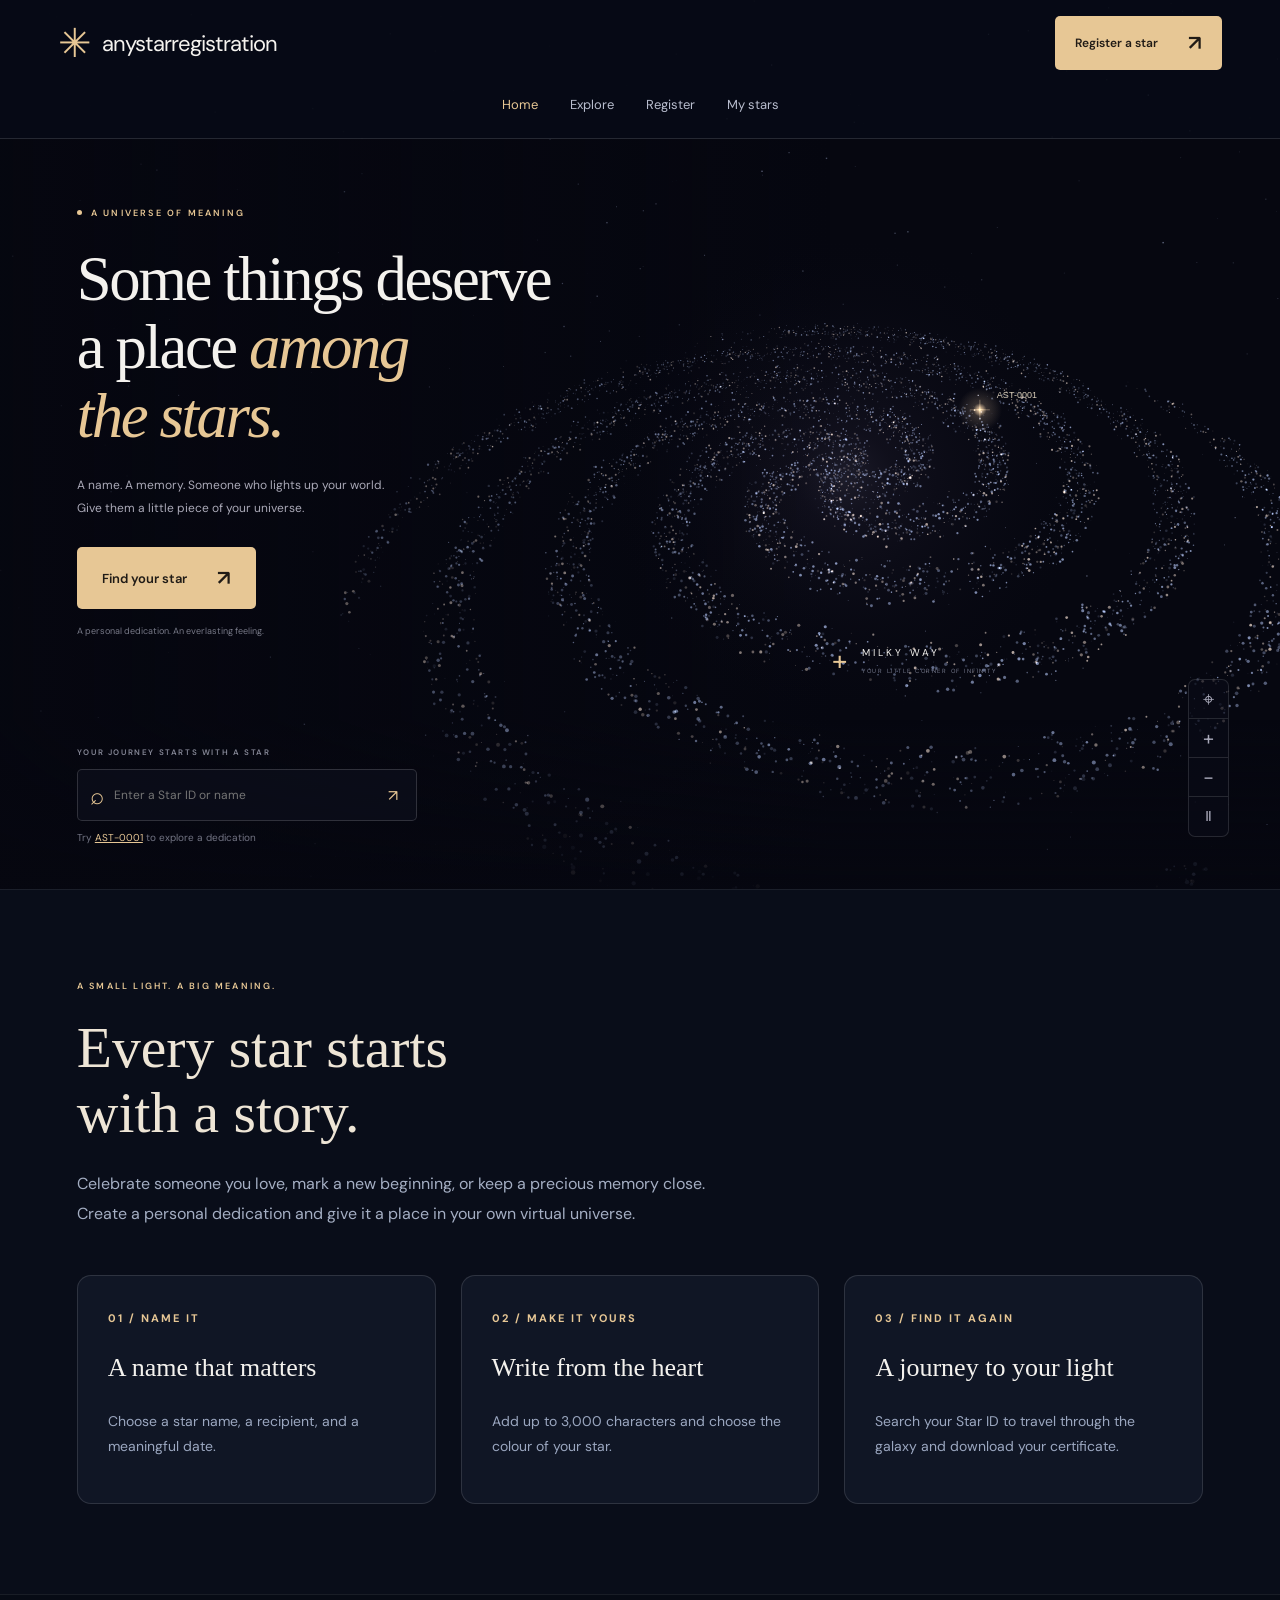
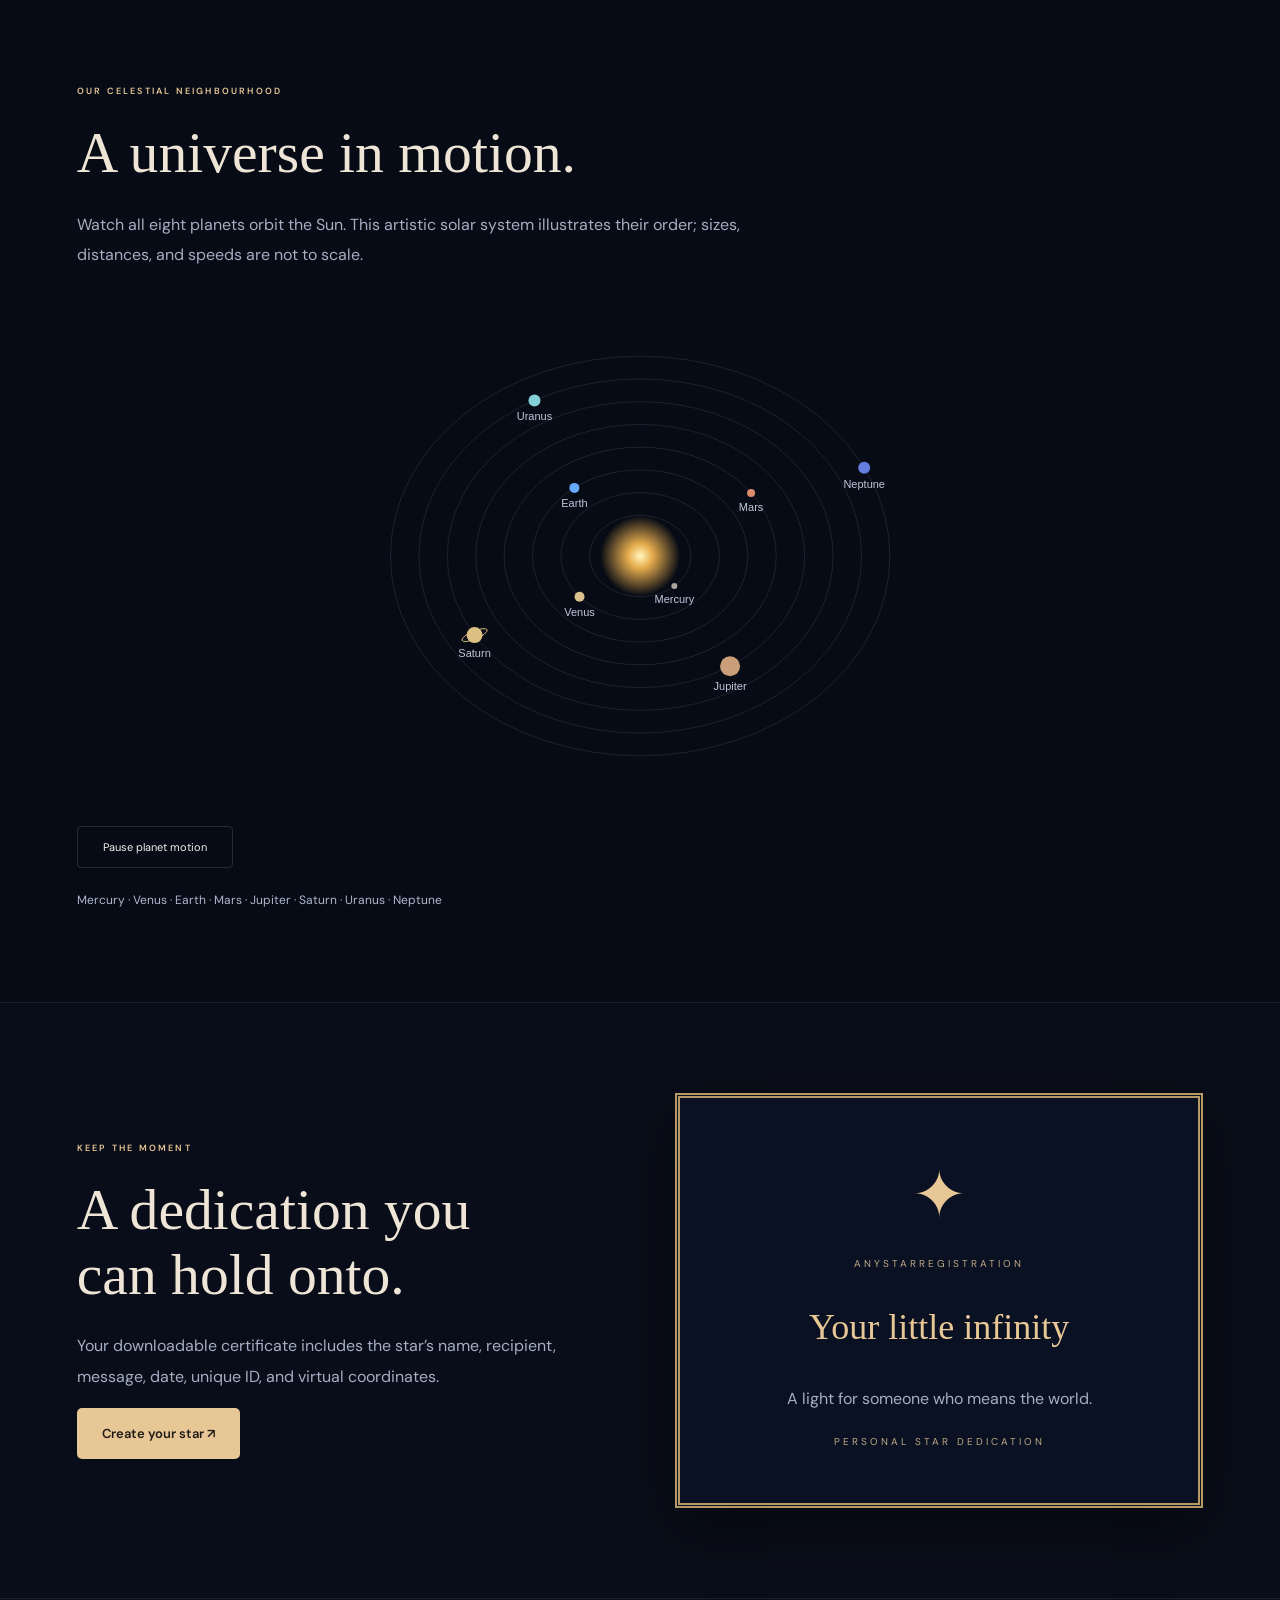
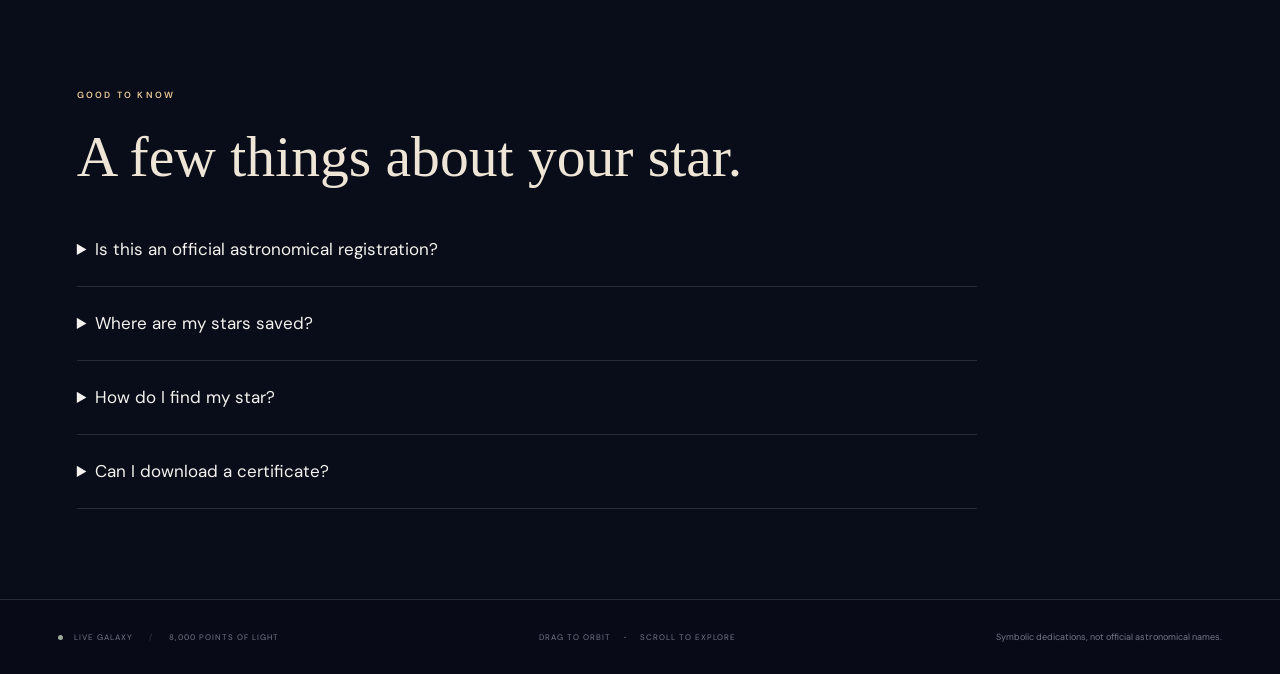
<file: index.html>
<!doctype html><html lang="en"><head><meta charset="UTF-8"><meta name="viewport" content="width=device-width,initial-scale=1,viewport-fit=cover"><meta name="description" content="Give a memory its own place in an interactive galaxy. Register a symbolic star and fly to it by Star ID."><title>anystarregistration — Your place among the stars</title><link rel="stylesheet" href="style.css"></head><body>
<canvas id="space" aria-label="Interactive galaxy. Drag to orbit, scroll to zoom, or select a registered star."></canvas><div class="vignette"></div>
<header><a class="brand" href="./"><span class="brand-icon">✳</span> anystarregistration<span class="brand-sub">STAR REGISTRY</span></a><nav class="oldnav"><button class="active" id="explore">Explore the galaxy</button><button id="collection">My stars <span id="count">0</span></button></nav><button class="primary" id="registerTop">Register a star <span>↗</span></button><nav class="pages"><a href="index.html">Home</a><a href="explore.html">Explore</a><a href="register.html">Register</a><a href="my-stars.html">My stars</a></nav></header>
<main><section class="intro"><div class="eyebrow"><span></span> A UNIVERSE OF MEANING</div><h1>Some things deserve<br>a place <em>among<br>the stars.</em></h1><p>A name. A memory. Someone who lights up your world. <br>Give them a little piece of your universe.</p><button class="primary large" id="registerHero">Find your star <span>↗</span></button><div class="small-note">A personal dedication. An everlasting feeling.</div></section>
<div id="galaxyWindow" class="galaxy-window" aria-label="Galaxy touch area"><span>Drag to orbit · Pinch to zoom</span></div><section class="search-box"><div class="eyebrow">YOUR JOURNEY STARTS WITH A STAR</div><form id="search"><span>⌕</span><input id="searchInput" aria-label="Find a star by ID or name" placeholder="Enter a Star ID or name" autocomplete="off"><button aria-label="Find star">↗</button></form><div id="searchMessage" role="status">Try <button id="tryStar">AST-0001</button> to explore a dedication</div></section>
<aside id="detail" class="panel" hidden><button class="close" id="closeDetail" aria-label="Close star details">×</button><div class="eyebrow">A LIGHT WITH A STORY</div><div class="star-art">✦</div><h2 id="detailName"></h2><button class="id-tag" id="detailId" title="Fly to this star"></button><p id="detailMessage"></p><dl><div><dt>DEDICATED TO</dt><dd id="detailOwner"></dd></div><div><dt>SPECIAL DATE</dt><dd id="detailDate"></dd></div><div><dt>VIRTUAL COORDINATES</dt><dd id="detailCoordinates"></dd></div><div><dt>GALAXY SECTOR</dt><dd id="detailSector"></dd></div></dl><button id="download" class="secondary">Download certificate (PNG) ↓</button></aside>
<aside id="starsPanel" class="panel" hidden><button class="close" id="closeStars" aria-label="Close my stars">×</button><div class="eyebrow">YOUR PERSONAL CONSTELLATION</div><h2>My stars</h2><p class="muted">Click a Star ID to travel to its place in the galaxy.</p><div id="starList"></div><p class="storage-note">Your registrations are saved in this browser.</p></aside>
<div class="galaxy-label" id="galaxyLabel"><span class="cross">+</span><div>MILKY WAY<span>YOUR LITTLE CORNER OF INFINITY</span></div></div>
<div class="flight-status" id="flightStatus" role="status"></div><div class="controls"><button id="reset" title="Reset galaxy view" aria-label="Reset galaxy view">⌖</button><button id="zoomIn" aria-label="Zoom in">+</button><button id="zoomOut" aria-label="Zoom out">−</button><button id="motion" aria-label="Pause galaxy rotation">Ⅱ</button></div>
</main><section class="story-section"><div class="eyebrow">A SMALL LIGHT. A BIG MEANING.</div><h2>Every star starts<br>with a story.</h2><p>Celebrate someone you love, mark a new beginning, or keep a precious memory close. Create a personal dedication and give it a place in your own virtual universe.</p><div class="feature-grid"><article><b>01 / NAME IT</b><h3>A name that matters</h3><p>Choose a star name, a recipient, and a meaningful date.</p></article><article><b>02 / MAKE IT YOURS</b><h3>Write from the heart</h3><p>Add up to 3,000 characters and choose the colour of your star.</p></article><article><b>03 / FIND IT AGAIN</b><h3>A journey to your light</h3><p>Search your Star ID to travel through the galaxy and download your certificate.</p></article></div></section><section class="story-section solar-section"><div class="eyebrow">OUR CELESTIAL NEIGHBOURHOOD</div><h2>A universe in motion.</h2><p>Watch all eight planets orbit the Sun. This artistic solar system illustrates their order; sizes, distances, and speeds are not to scale.</p><canvas id="solar" aria-label="Animated solar system with eight orbiting planets"></canvas><button id="solarPause" class="secondary">Pause planet motion</button><div class="planet-list">Mercury · Venus · Earth · Mars · Jupiter · Saturn · Uranus · Neptune</div></section><section class="story-section certificate-section"><div><div class="eyebrow">KEEP THE MOMENT</div><h2>A dedication you<br>can hold onto.</h2><p>Your downloadable certificate includes the star’s name, recipient, message, date, unique ID, and virtual coordinates.</p><a class="primary large" href="register.html">Create your star ↗</a></div><div class="sample-certificate"><span>✦</span><small>ANYSTARREGISTRATION</small><h3>Your little infinity</h3><p>A light for someone who means the world.</p><small>PERSONAL STAR DEDICATION</small></div></section><section class="story-section"><div class="eyebrow">GOOD TO KNOW</div><h2>A few things about your star.</h2><details><summary>Is this an official astronomical registration?</summary><p>No. This is a symbolic dedication in an artistic virtual galaxy, not ownership or an official name for a real star.</p></details><details><summary>Where are my stars saved?</summary><p>Registrations are saved in this browser on this device. They are not synced between devices; clearing browser storage removes them. Download your certificate to keep a copy.</p></details><details><summary>How do I find my star?</summary><p>Open My stars and click its ID, or enter the exact ID or name in Explore. The camera flies to your star and opens its details.</p></details><details><summary>Can I download a certificate?</summary><p>Yes. Open a star’s details and tap Download certificate to save a high-resolution PNG with the full dedication.</p></details></section><footer><div><span class="live-dot"></span> LIVE GALAXY <span class="divider">/</span> <span id="starCount">8,000</span> POINTS OF LIGHT</div><span class="hint">DRAG TO ORBIT <b>·</b> SCROLL TO EXPLORE</span><span>Symbolic dedications, not official astronomical names.</span></footer>
<dialog id="modal"><form id="registerForm"><button type="button" class="close" id="closeModal" aria-label="Close registration">×</button><div class="eyebrow">MAKE A LITTLE SPACE FOR SOMEONE</div><h2>A star. A story. Yours.</h2><p>Place a personal dedication in the galaxy.</p><label>Star name<input name="name" required maxlength="40" placeholder="e.g. Srinadh’s light"></label><label>Dedicated to<input name="owner" required maxlength="60" placeholder="Someone special"></label><label>A meaningful date<input name="date" type="date" required></label><label>Your message<textarea name="message" required maxlength="3000" rows="6" placeholder="Every time I look up, I think of you."></textarea><small>Up to 3,000 characters · Your full message appears on the certificate</small></label><label>Star glow<select name="color"><option value="#e7c795">Warm gold</option><option value="#9ecbff">Celestial blue</option><option value="#d0b4ff">Violet dream</option><option value="#ffffff">Starlight white</option></select></label><button class="primary large" type="submit">Place my star in the galaxy ↗</button><small>Free symbolic registration · Saved on this device</small><p id="saveError" role="alert"></p></form></dialog>
<script src="app.js"></script><script src="universe.js"></script></body></html>
</file>
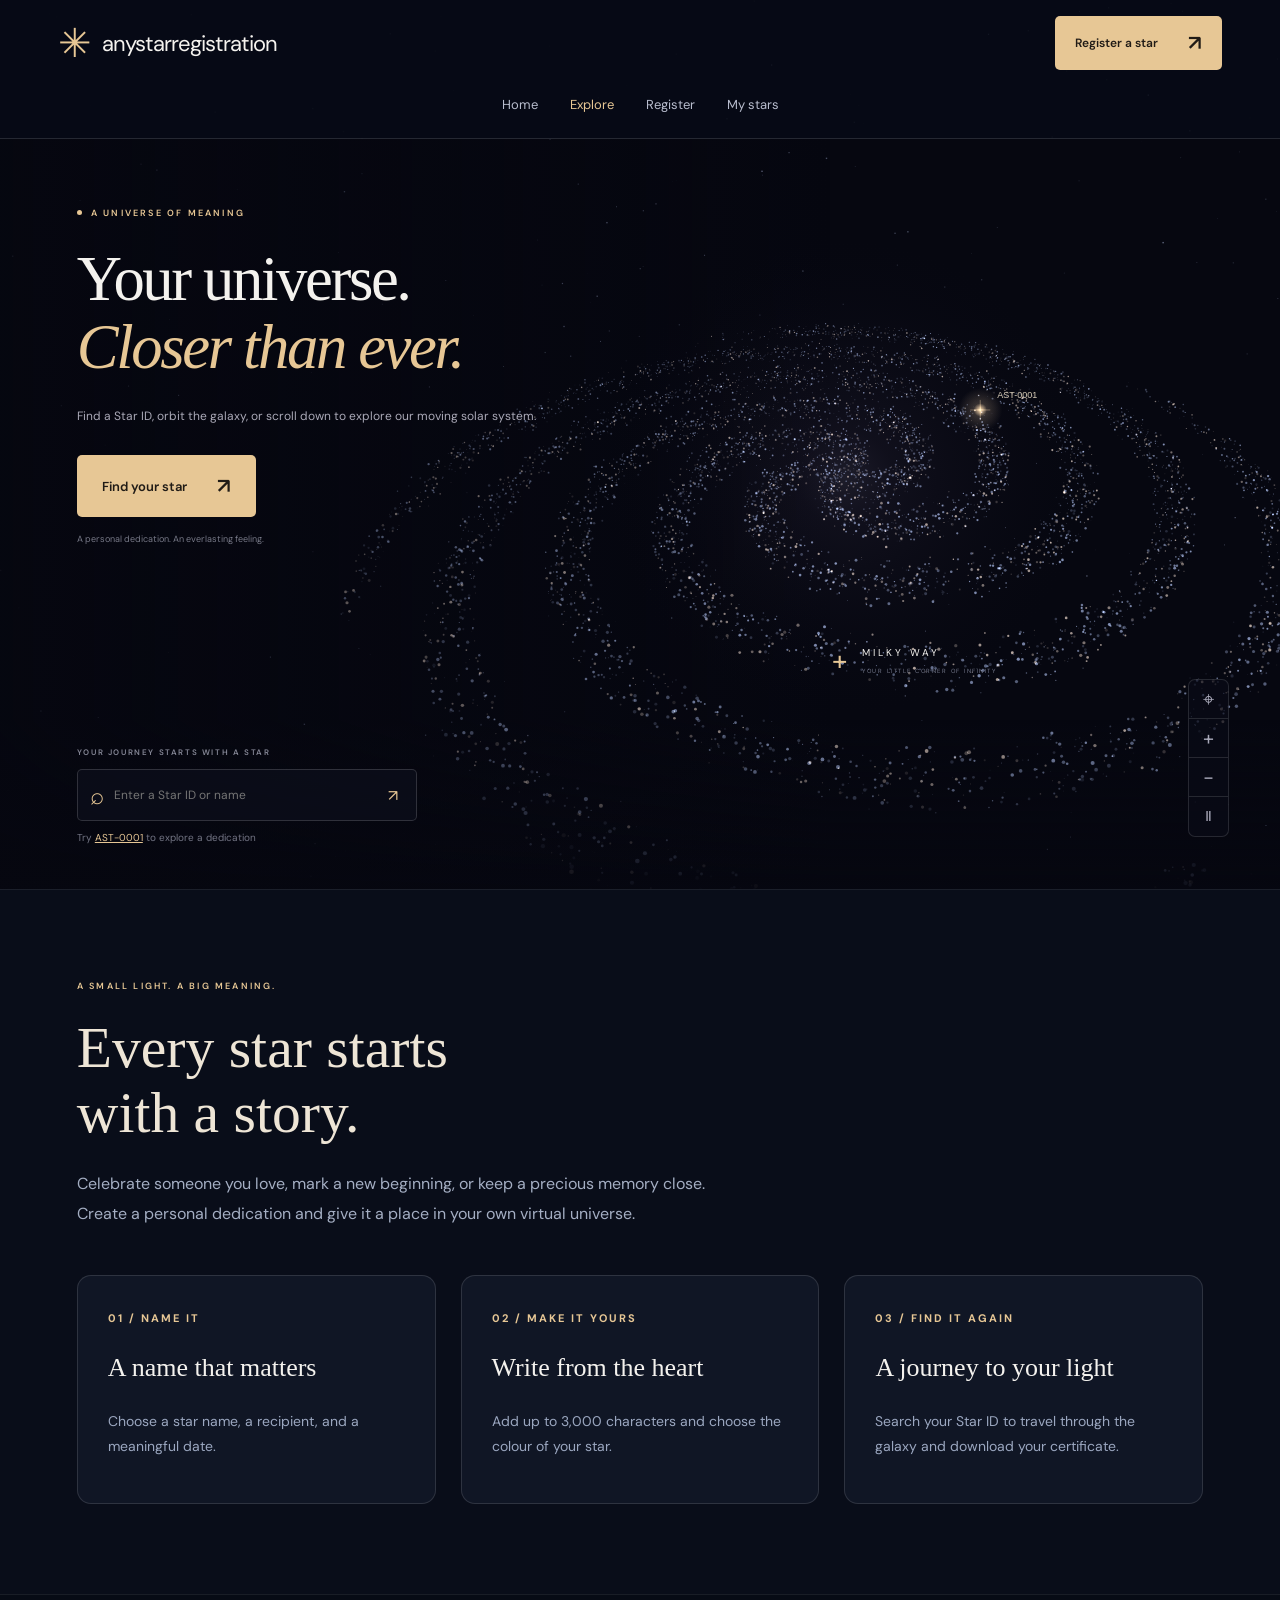
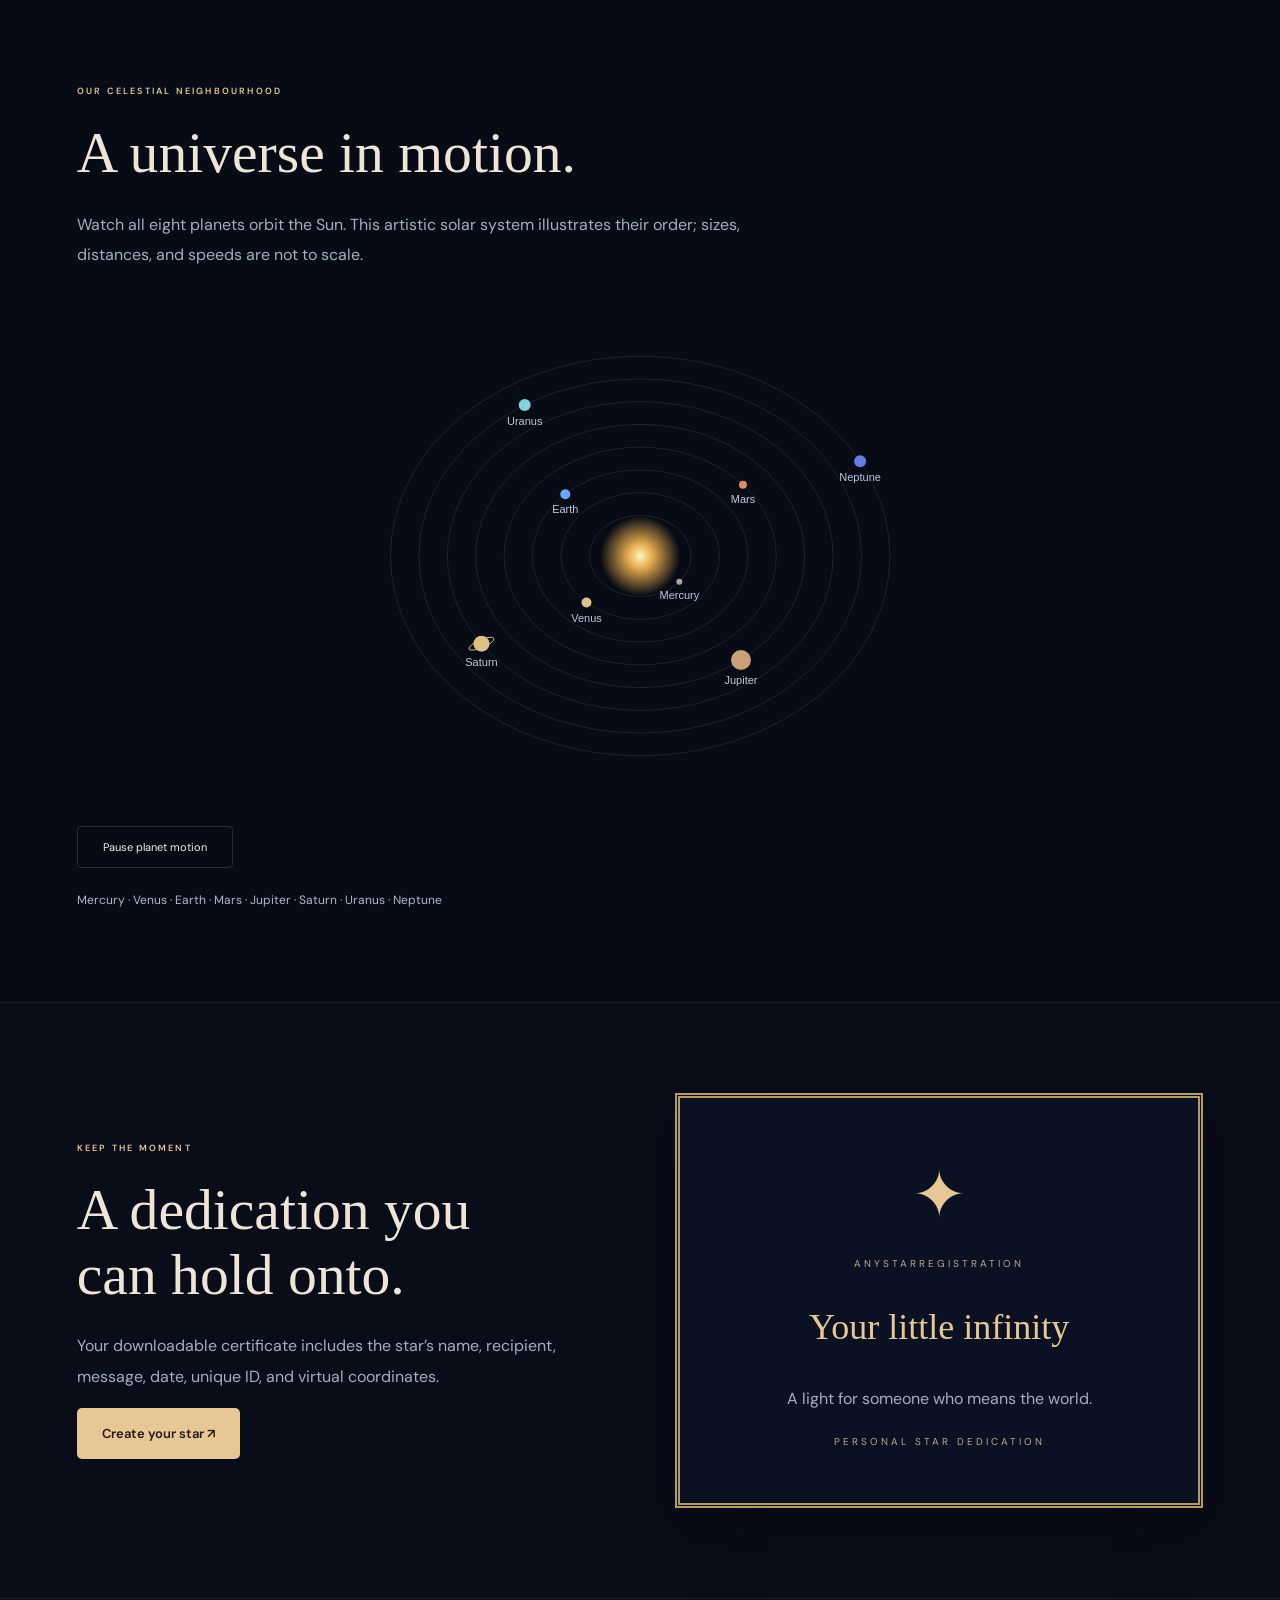
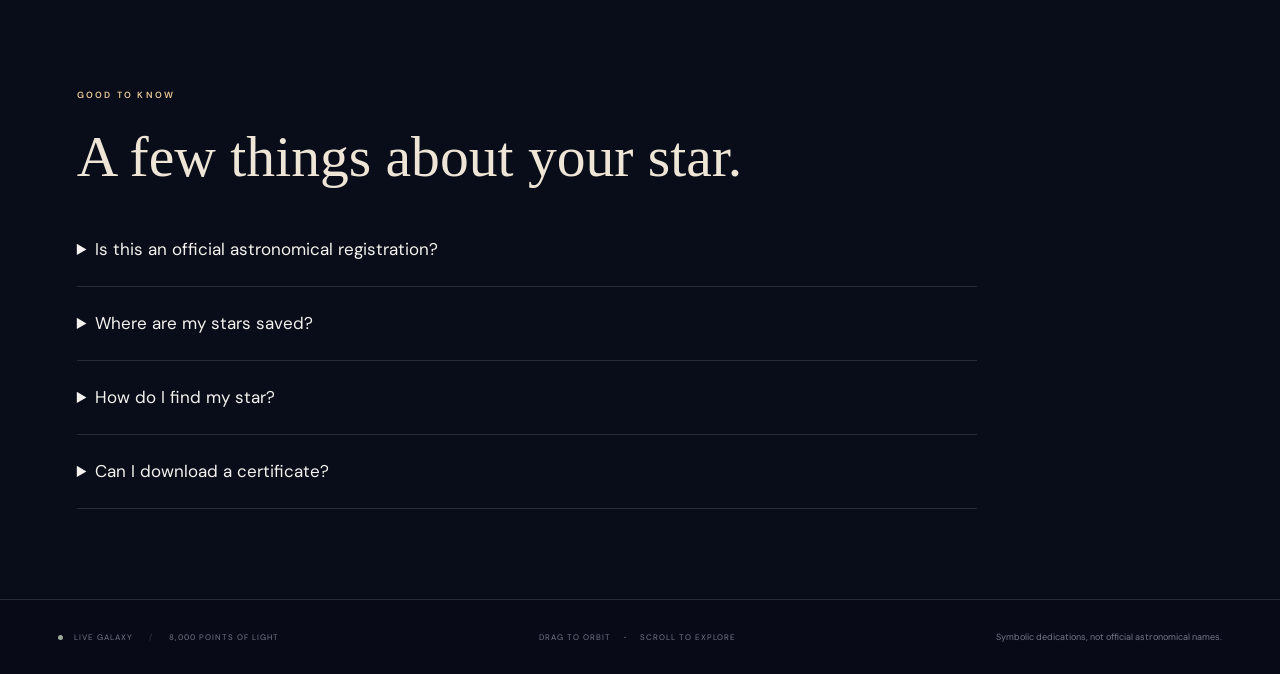
<file: explore.html>
<!doctype html><html lang="en"><head><meta charset="UTF-8"><meta name="viewport" content="width=device-width,initial-scale=1,viewport-fit=cover"><meta name="description" content="Give a memory its own place in an interactive galaxy. Register a symbolic star and fly to it by Star ID."><title>Explore · anystarregistration</title><link rel="stylesheet" href="style.css"></head><body data-page="explore">
<canvas id="space" aria-label="Interactive galaxy. Drag to orbit, scroll to zoom, or select a registered star."></canvas><div class="vignette"></div>
<header><a class="brand" href="./"><span class="brand-icon">✳</span> anystarregistration<span class="brand-sub">STAR REGISTRY</span></a><nav class="oldnav"><button class="active" id="explore">Explore the galaxy</button><button id="collection">My stars <span id="count">0</span></button></nav><button class="primary" id="registerTop">Register a star <span>↗</span></button><nav class="pages"><a href="index.html">Home</a><a href="explore.html">Explore</a><a href="register.html">Register</a><a href="my-stars.html">My stars</a></nav></header>
<main><section class="intro"><div class="eyebrow"><span></span> A UNIVERSE OF MEANING</div><h1>Some things deserve<br>a place <em>among<br>the stars.</em></h1><p>A name. A memory. Someone who lights up your world. <br>Give them a little piece of your universe.</p><button class="primary large" id="registerHero">Find your star <span>↗</span></button><div class="small-note">A personal dedication. An everlasting feeling.</div></section>
<div id="galaxyWindow" class="galaxy-window" aria-label="Galaxy touch area"><span>Drag to orbit · Pinch to zoom</span></div><section class="search-box"><div class="eyebrow">YOUR JOURNEY STARTS WITH A STAR</div><form id="search"><span>⌕</span><input id="searchInput" aria-label="Find a star by ID or name" placeholder="Enter a Star ID or name" autocomplete="off"><button aria-label="Find star">↗</button></form><div id="searchMessage" role="status">Try <button id="tryStar">AST-0001</button> to explore a dedication</div></section>
<aside id="detail" class="panel" hidden><button class="close" id="closeDetail" aria-label="Close star details">×</button><div class="eyebrow">A LIGHT WITH A STORY</div><div class="star-art">✦</div><h2 id="detailName"></h2><button class="id-tag" id="detailId" title="Fly to this star"></button><p id="detailMessage"></p><dl><div><dt>DEDICATED TO</dt><dd id="detailOwner"></dd></div><div><dt>SPECIAL DATE</dt><dd id="detailDate"></dd></div><div><dt>VIRTUAL COORDINATES</dt><dd id="detailCoordinates"></dd></div><div><dt>GALAXY SECTOR</dt><dd id="detailSector"></dd></div></dl><button id="download" class="secondary">Download certificate (PNG) ↓</button></aside>
<aside id="starsPanel" class="panel" hidden><button class="close" id="closeStars" aria-label="Close my stars">×</button><div class="eyebrow">YOUR PERSONAL CONSTELLATION</div><h2>My stars</h2><p class="muted">Click a Star ID to travel to its place in the galaxy.</p><div id="starList"></div><p class="storage-note">Your registrations are saved in this browser.</p></aside>
<div class="galaxy-label" id="galaxyLabel"><span class="cross">+</span><div>MILKY WAY<span>YOUR LITTLE CORNER OF INFINITY</span></div></div>
<div class="flight-status" id="flightStatus" role="status"></div><div class="controls"><button id="reset" title="Reset galaxy view" aria-label="Reset galaxy view">⌖</button><button id="zoomIn" aria-label="Zoom in">+</button><button id="zoomOut" aria-label="Zoom out">−</button><button id="motion" aria-label="Pause galaxy rotation">Ⅱ</button></div>
</main><section class="story-section"><div class="eyebrow">A SMALL LIGHT. A BIG MEANING.</div><h2>Every star starts<br>with a story.</h2><p>Celebrate someone you love, mark a new beginning, or keep a precious memory close. Create a personal dedication and give it a place in your own virtual universe.</p><div class="feature-grid"><article><b>01 / NAME IT</b><h3>A name that matters</h3><p>Choose a star name, a recipient, and a meaningful date.</p></article><article><b>02 / MAKE IT YOURS</b><h3>Write from the heart</h3><p>Add up to 3,000 characters and choose the colour of your star.</p></article><article><b>03 / FIND IT AGAIN</b><h3>A journey to your light</h3><p>Search your Star ID to travel through the galaxy and download your certificate.</p></article></div></section><section class="story-section solar-section"><div class="eyebrow">OUR CELESTIAL NEIGHBOURHOOD</div><h2>A universe in motion.</h2><p>Watch all eight planets orbit the Sun. This artistic solar system illustrates their order; sizes, distances, and speeds are not to scale.</p><canvas id="solar" aria-label="Animated solar system with eight orbiting planets"></canvas><button id="solarPause" class="secondary">Pause planet motion</button><div class="planet-list">Mercury · Venus · Earth · Mars · Jupiter · Saturn · Uranus · Neptune</div></section><section class="story-section certificate-section"><div><div class="eyebrow">KEEP THE MOMENT</div><h2>A dedication you<br>can hold onto.</h2><p>Your downloadable certificate includes the star’s name, recipient, message, date, unique ID, and virtual coordinates.</p><a class="primary large" href="register.html">Create your star ↗</a></div><div class="sample-certificate"><span>✦</span><small>ANYSTARREGISTRATION</small><h3>Your little infinity</h3><p>A light for someone who means the world.</p><small>PERSONAL STAR DEDICATION</small></div></section><section class="story-section"><div class="eyebrow">GOOD TO KNOW</div><h2>A few things about your star.</h2><details><summary>Is this an official astronomical registration?</summary><p>No. This is a symbolic dedication in an artistic virtual galaxy, not ownership or an official name for a real star.</p></details><details><summary>Where are my stars saved?</summary><p>Registrations are saved in this browser on this device. They are not synced between devices; clearing browser storage removes them. Download your certificate to keep a copy.</p></details><details><summary>How do I find my star?</summary><p>Open My stars and click its ID, or enter the exact ID or name in Explore. The camera flies to your star and opens its details.</p></details><details><summary>Can I download a certificate?</summary><p>Yes. Open a star’s details and tap Download certificate to save a high-resolution PNG with the full dedication.</p></details></section><footer><div><span class="live-dot"></span> LIVE GALAXY <span class="divider">/</span> <span id="starCount">8,000</span> POINTS OF LIGHT</div><span class="hint">DRAG TO ORBIT <b>·</b> SCROLL TO EXPLORE</span><span>Symbolic dedications, not official astronomical names.</span></footer>
<dialog id="modal"><form id="registerForm"><button type="button" class="close" id="closeModal" aria-label="Close registration">×</button><div class="eyebrow">MAKE A LITTLE SPACE FOR SOMEONE</div><h2>A star. A story. Yours.</h2><p>Place a personal dedication in the galaxy.</p><label>Star name<input name="name" required maxlength="40" placeholder="e.g. Srinadh’s light"></label><label>Dedicated to<input name="owner" required maxlength="60" placeholder="Someone special"></label><label>A meaningful date<input name="date" type="date" required></label><label>Your message<textarea name="message" required maxlength="3000" rows="6" placeholder="Every time I look up, I think of you."></textarea><small>Up to 3,000 characters · Your full message appears on the certificate</small></label><label>Star glow<select name="color"><option value="#e7c795">Warm gold</option><option value="#9ecbff">Celestial blue</option><option value="#d0b4ff">Violet dream</option><option value="#ffffff">Starlight white</option></select></label><button class="primary large" type="submit">Place my star in the galaxy ↗</button><small>Free symbolic registration · Saved on this device</small><p id="saveError" role="alert"></p></form></dialog>
<script src="app.js"></script><script src="universe.js"></script></body></html>
</file>
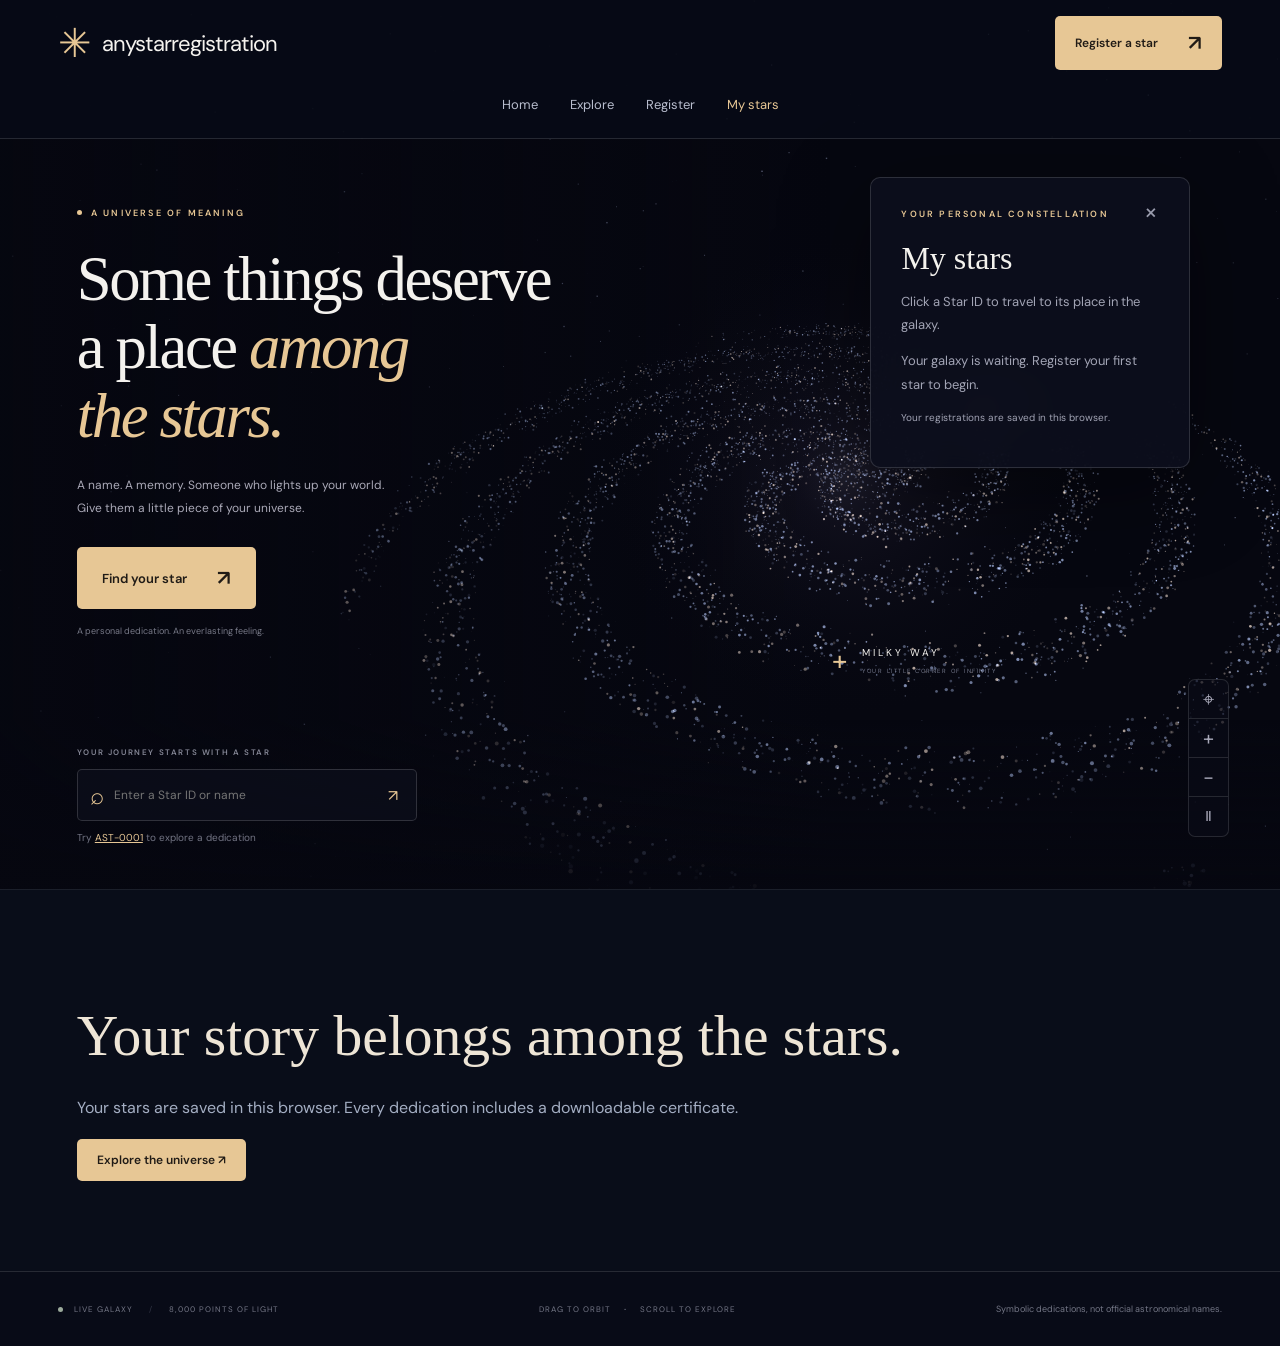
<file: my-stars.html>
<!doctype html><html lang="en"><head><meta charset="UTF-8"><meta name="viewport" content="width=device-width,initial-scale=1,viewport-fit=cover"><meta name="description" content="Give a memory its own place in an interactive galaxy. Register a symbolic star and fly to it by Star ID."><title>My-Stars · anystarregistration</title><link rel="stylesheet" href="style.css"></head><body data-page="my-stars">
<canvas id="space" aria-label="Interactive galaxy. Drag to orbit, scroll to zoom, or select a registered star."></canvas><div class="vignette"></div>
<header><a class="brand" href="./"><span class="brand-icon">✳</span> anystarregistration<span class="brand-sub">STAR REGISTRY</span></a><nav class="oldnav"><button class="active" id="explore">Explore the galaxy</button><button id="collection">My stars <span id="count">0</span></button></nav><button class="primary" id="registerTop">Register a star <span>↗</span></button><nav class="pages"><a href="index.html">Home</a><a href="explore.html">Explore</a><a href="register.html">Register</a><a href="my-stars.html">My stars</a></nav></header>
<main><section class="intro"><div class="eyebrow"><span></span> A UNIVERSE OF MEANING</div><h1>Some things deserve<br>a place <em>among<br>the stars.</em></h1><p>A name. A memory. Someone who lights up your world. <br>Give them a little piece of your universe.</p><button class="primary large" id="registerHero">Find your star <span>↗</span></button><div class="small-note">A personal dedication. An everlasting feeling.</div></section>
<div id="galaxyWindow" class="galaxy-window" aria-label="Galaxy touch area"><span>Drag to orbit · Pinch to zoom</span></div><section class="search-box"><div class="eyebrow">YOUR JOURNEY STARTS WITH A STAR</div><form id="search"><span>⌕</span><input id="searchInput" aria-label="Find a star by ID or name" placeholder="Enter a Star ID or name" autocomplete="off"><button aria-label="Find star">↗</button></form><div id="searchMessage" role="status">Try <button id="tryStar">AST-0001</button> to explore a dedication</div></section>
<aside id="detail" class="panel" hidden><button class="close" id="closeDetail" aria-label="Close star details">×</button><div class="eyebrow">A LIGHT WITH A STORY</div><div class="star-art">✦</div><h2 id="detailName"></h2><button class="id-tag" id="detailId" title="Fly to this star"></button><p id="detailMessage"></p><dl><div><dt>DEDICATED TO</dt><dd id="detailOwner"></dd></div><div><dt>SPECIAL DATE</dt><dd id="detailDate"></dd></div><div><dt>VIRTUAL COORDINATES</dt><dd id="detailCoordinates"></dd></div><div><dt>GALAXY SECTOR</dt><dd id="detailSector"></dd></div></dl><button id="download" class="secondary">Download certificate (PNG) ↓</button></aside>
<aside id="starsPanel" class="panel" hidden><button class="close" id="closeStars" aria-label="Close my stars">×</button><div class="eyebrow">YOUR PERSONAL CONSTELLATION</div><h2>My stars</h2><p class="muted">Click a Star ID to travel to its place in the galaxy.</p><div id="starList"></div><p class="storage-note">Your registrations are saved in this browser.</p></aside>
<div class="galaxy-label" id="galaxyLabel"><span class="cross">+</span><div>MILKY WAY<span>YOUR LITTLE CORNER OF INFINITY</span></div></div>
<div class="flight-status" id="flightStatus" role="status"></div><div class="controls"><button id="reset" title="Reset galaxy view" aria-label="Reset galaxy view">⌖</button><button id="zoomIn" aria-label="Zoom in">+</button><button id="zoomOut" aria-label="Zoom out">−</button><button id="motion" aria-label="Pause galaxy rotation">Ⅱ</button></div>
</main><section class="story-section"><h2>Your story belongs among the stars.</h2><p>Your stars are saved in this browser. Every dedication includes a downloadable certificate.</p><a class="primary" href="explore.html">Explore the universe ↗</a></section><footer><div><span class="live-dot"></span> LIVE GALAXY <span class="divider">/</span> <span id="starCount">8,000</span> POINTS OF LIGHT</div><span class="hint">DRAG TO ORBIT <b>·</b> SCROLL TO EXPLORE</span><span>Symbolic dedications, not official astronomical names.</span></footer>
<dialog id="modal"><form id="registerForm"><button type="button" class="close" id="closeModal" aria-label="Close registration">×</button><div class="eyebrow">MAKE A LITTLE SPACE FOR SOMEONE</div><h2>A star. A story. Yours.</h2><p>Place a personal dedication in the galaxy.</p><label>Star name<input name="name" required maxlength="40" placeholder="e.g. Srinadh’s light"></label><label>Dedicated to<input name="owner" required maxlength="60" placeholder="Someone special"></label><label>A meaningful date<input name="date" type="date" required></label><label>Your message<textarea name="message" required maxlength="3000" rows="6" placeholder="Every time I look up, I think of you."></textarea><small>Up to 3,000 characters · Your full message appears on the certificate</small></label><label>Star glow<select name="color"><option value="#e7c795">Warm gold</option><option value="#9ecbff">Celestial blue</option><option value="#d0b4ff">Violet dream</option><option value="#ffffff">Starlight white</option></select></label><button class="primary large" type="submit">Place my star in the galaxy ↗</button><small>Free symbolic registration · Saved on this device</small><p id="saveError" role="alert"></p></form></dialog>
<script src="app.js"></script><script src="universe.js"></script></body></html>
</file>
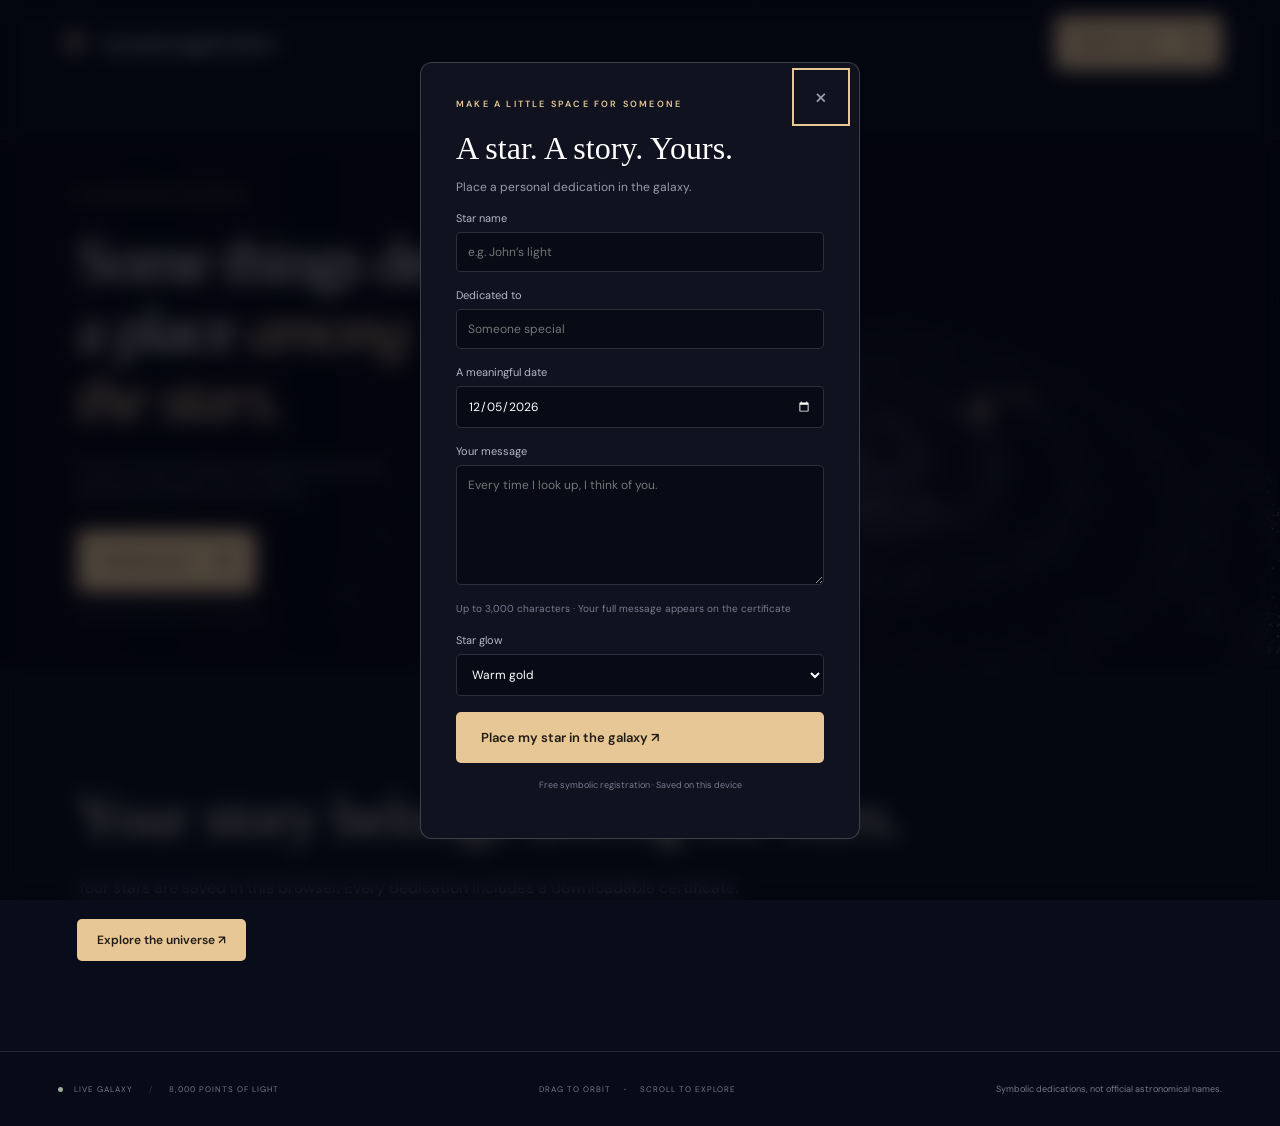
<file: register.html>
<!doctype html><html lang="en"><head><meta charset="UTF-8"><meta name="viewport" content="width=device-width,initial-scale=1,viewport-fit=cover"><meta name="description" content="Give a memory its own place in an interactive galaxy. Register a symbolic star and fly to it by Star ID."><title>Register · anystarregistration</title><link rel="stylesheet" href="style.css"></head><body data-page="register">
<canvas id="space" aria-label="Interactive galaxy. Drag to orbit, scroll to zoom, or select a registered star."></canvas><div class="vignette"></div>
<header><a class="brand" href="./"><span class="brand-icon">✳</span> anystarregistration<span class="brand-sub">STAR REGISTRY</span></a><nav class="oldnav"><button class="active" id="explore">Explore the galaxy</button><button id="collection">My stars <span id="count">0</span></button></nav><button class="primary" id="registerTop">Register a star <span>↗</span></button><nav class="pages"><a href="index.html">Home</a><a href="explore.html">Explore</a><a href="register.html">Register</a><a href="my-stars.html">My stars</a></nav></header>
<main><section class="intro"><div class="eyebrow"><span></span> A UNIVERSE OF MEANING</div><h1>Some things deserve<br>a place <em>among<br>the stars.</em></h1><p>A name. A memory. Someone who lights up your world. <br>Give them a little piece of your universe.</p><button class="primary large" id="registerHero">Find your star <span>↗</span></button><div class="small-note">A personal dedication. An everlasting feeling.</div></section>
<div id="galaxyWindow" class="galaxy-window" aria-label="Galaxy touch area"><span>Drag to orbit · Pinch to zoom</span></div><section class="search-box"><div class="eyebrow">YOUR JOURNEY STARTS WITH A STAR</div><form id="search"><span>⌕</span><input id="searchInput" aria-label="Find a star by ID or name" placeholder="Enter a Star ID or name" autocomplete="off"><button aria-label="Find star">↗</button></form><div id="searchMessage" role="status">Try <button id="tryStar">AST-0001</button> to explore a dedication</div></section>
<aside id="detail" class="panel" hidden><button class="close" id="closeDetail" aria-label="Close star details">×</button><div class="eyebrow">A LIGHT WITH A STORY</div><div class="star-art">✦</div><h2 id="detailName"></h2><button class="id-tag" id="detailId" title="Fly to this star"></button><p id="detailMessage"></p><dl><div><dt>DEDICATED TO</dt><dd id="detailOwner"></dd></div><div><dt>SPECIAL DATE</dt><dd id="detailDate"></dd></div><div><dt>VIRTUAL COORDINATES</dt><dd id="detailCoordinates"></dd></div><div><dt>GALAXY SECTOR</dt><dd id="detailSector"></dd></div></dl><button id="download" class="secondary">Download certificate (PNG) ↓</button></aside>
<aside id="starsPanel" class="panel" hidden><button class="close" id="closeStars" aria-label="Close my stars">×</button><div class="eyebrow">YOUR PERSONAL CONSTELLATION</div><h2>My stars</h2><p class="muted">Click a Star ID to travel to its place in the galaxy.</p><div id="starList"></div><p class="storage-note">Your registrations are saved in this browser.</p></aside>
<div class="galaxy-label" id="galaxyLabel"><span class="cross">+</span><div>MILKY WAY<span>YOUR LITTLE CORNER OF INFINITY</span></div></div>
<div class="flight-status" id="flightStatus" role="status"></div><div class="controls"><button id="reset" title="Reset galaxy view" aria-label="Reset galaxy view">⌖</button><button id="zoomIn" aria-label="Zoom in">+</button><button id="zoomOut" aria-label="Zoom out">−</button><button id="motion" aria-label="Pause galaxy rotation">Ⅱ</button></div>
</main><section class="story-section"><h2>Your story belongs among the stars.</h2><p>Your stars are saved in this browser. Every dedication includes a downloadable certificate.</p><a class="primary" href="explore.html">Explore the universe ↗</a></section><footer><div><span class="live-dot"></span> LIVE GALAXY <span class="divider">/</span> <span id="starCount">8,000</span> POINTS OF LIGHT</div><span class="hint">DRAG TO ORBIT <b>·</b> SCROLL TO EXPLORE</span><span>Symbolic dedications, not official astronomical names.</span></footer>
<dialog id="modal"><form id="registerForm"><button type="button" class="close" id="closeModal" aria-label="Close registration">×</button><div class="eyebrow">MAKE A LITTLE SPACE FOR SOMEONE</div><h2>A star. A story. Yours.</h2><p>Place a personal dedication in the galaxy.</p><label>Star name<input name="name" required maxlength="40" placeholder="e.g. John’s light"></label><label>Dedicated to<input name="owner" required maxlength="60" placeholder="Someone special"></label><label>A meaningful date<input name="date" type="date" required></label><label>Your message<textarea name="message" required maxlength="3000" rows="6" placeholder="Every time I look up, I think of you."></textarea><small>Up to 3,000 characters · Your full message appears on the certificate</small></label><label>Star glow<select name="color"><option value="#e7c795">Warm gold</option><option value="#9ecbff">Celestial blue</option><option value="#d0b4ff">Violet dream</option><option value="#ffffff">Starlight white</option></select></label><button class="primary large" type="submit">Place my star in the galaxy ↗</button><small>Free symbolic registration · Saved on this device</small><p id="saveError" role="alert"></p></form></dialog>
<script src="app.js"></script><script src="universe.js"></script></body></html>
</file>
<file: style.css>
@import url('https://fonts.googleapis.com/css2?family=DM+Sans:wght@400;500;600;700&family=Manrope:wght@400;500;600&display=swap');
:root{color-scheme:dark;--gold:#e7c795;--muted:#9595a5;--line:#ffffff20}*{box-sizing:border-box}body{margin:0;background:#060710;color:#f4f2ee;font-family:'DM Sans',sans-serif;overflow:hidden}button,input,textarea,select{font:inherit}button,a,input{ -webkit-tap-highlight-color:transparent}button{cursor:pointer}button{color:inherit}button:focus-visible,a:focus-visible{outline:2px solid var(--gold);outline-offset:5px}#space,.vignette{position:fixed;inset:0;width:100%;height:100%}#space{touch-action:none}.vignette{pointer-events:none;background:linear-gradient(90deg,#060710d9 0%,transparent 65%),linear-gradient(0deg,#060710 0%,transparent 20%)}header{height:106px;padding:0 4.5%;display:flex;align-items:center;justify-content:space-between;border-bottom:1px solid var(--line);position:relative;z-index:2}.brand{display:flex;align-items:center;text-decoration:none;color:#f5f3ef;font-size:29px;letter-spacing:-1.5px;gap:11px}.brand-icon{color:var(--gold);font-size:40px}.brand-sub{font-size:8px;line-height:1.5;letter-spacing:2px;width:50px;margin-left:12px;border-left:1px solid var(--line);padding-left:15px}nav{display:flex;gap:35px;height:100%}nav button{border:0;background:none;color:var(--muted);font-size:13px;position:relative}nav .active{color:#fff}nav .active:after{content:'';position:absolute;bottom:0;left:0;right:0;height:2px;background:var(--gold)}#count{border:1px solid var(--line);border-radius:20px;padding:2px 7px;margin-left:5px;font-size:10px}.primary{border:0;background:var(--gold);color:#201b16;border-radius:5px;font-weight:600;padding:13px 20px;font-size:12px;display:inline-flex;gap:30px;justify-content:space-between;align-items:center}.primary:hover{background:#f5dab0}.primary span{font-size:21px}.large{padding:17px 25px;font-size:13px}main{position:relative;height:calc(100dvh - 164px);min-height:560px;pointer-events:none}main>*{pointer-events:auto}.intro{position:absolute;left:6%;top:9%}.eyebrow{font-size:9px;letter-spacing:2.2px;font-weight:600;color:var(--gold);display:flex;align-items:center;gap:9px}.eyebrow>span,.live-dot{width:5px;height:5px;border-radius:50%;background:var(--gold);display:inline-block}h1{font-family:Georgia,serif;font-size:clamp(43px,4.9vw,76px);line-height:1.1;letter-spacing:-2.4px;font-weight:400;margin:26px 0 23px}h1 em{font-weight:400;color:var(--gold)}.intro p{color:#aaa9b7;font-size:12px;line-height:1.9;margin-bottom:27px}.small-note{font-size:9px;color:#777987;margin-top:16px}.search-box{position:absolute;left:6%;bottom:6%;width:340px}.search-box .eyebrow{color:#858796;font-size:8px;letter-spacing:1.6px}.search-box form{display:flex;align-items:center;border:1px solid #ffffff27;background:#0d0f1bbd;border-radius:5px;margin:12px 0 10px;padding:7px 12px;gap:10px}.search-box form>span{font-size:24px;color:var(--gold)}.search-box input{width:100%;border:0;background:none;color:#fff;outline:0;font-size:12px;padding:10px 0}.search-box button{border:0;background:none;color:var(--gold)}#searchMessage{font-size:10px;color:#737584}#tryStar{padding:0;font-size:10px;text-decoration:underline}.galaxy-label{position:absolute;left:65%;top:67%;display:flex;gap:12px;align-items:center;pointer-events:none;font-size:10px;letter-spacing:3px}.galaxy-label span:not(.cross){display:block;color:#75798c;font-size:6px;letter-spacing:1.5px;margin-top:8px}.cross{font-size:28px;color:var(--gold);font-weight:400}.controls{position:absolute;right:4%;bottom:7%;display:flex;flex-direction:column;border:1px solid var(--line);border-radius:7px;background:#0a0b17aa;overflow:hidden}.controls button{width:39px;height:39px;border:0;border-bottom:1px solid var(--line);background:none;font-size:20px;color:#a9a9b9}.controls button:last-child{border:0;font-size:14px}footer{position:fixed;bottom:0;width:100%;height:58px;padding:0 4.5%;display:flex;justify-content:space-between;align-items:center;border-top:1px solid var(--line);color:#747786;font-size:8px;letter-spacing:1px}footer>span:last-child{font-size:9px;letter-spacing:0}.live-dot{background:#9cab9c;margin-right:8px}.divider{margin:0 13px;color:#343747}.hint b{padding:0 10px}.panel{position:absolute;right:7%;top:5%;width:320px;background:#0c0e1ced;backdrop-filter:blur(20px);border:1px solid #ffffff24;border-radius:10px;padding:30px;max-height:90%;overflow:auto;box-shadow:0 20px 90px #0006}.close{position:absolute;right:16px;top:12px;border:0;background:none;font-size:25px;color:#999bad}.panel h2,dialog h2{font-family:Georgia,serif;font-weight:400;font-size:32px;margin:20px 0 12px}.star-art{text-align:center;color:var(--gold);font-size:75px;text-shadow:0 0 40px var(--gold);margin:15px 0}.id-tag{border:1px solid #e7c79550;background:#e7c7950c;color:var(--gold);font-size:10px;letter-spacing:1px;padding:8px 12px;border-radius:30px}.panel p{color:#a2a4b5;font-size:13px;line-height:1.8;overflow-wrap:anywhere}dl{border-top:1px solid var(--line);padding-top:10px}dl>div{margin:17px 0}dt{font-size:8px;letter-spacing:1.5px;color:#73788e}dd{font-size:12px;margin:7px 0 0}.secondary{width:100%;padding:13px;background:none;border:1px solid var(--line);border-radius:4px;font-size:11px}.flight-status{position:absolute;left:50%;top:25px;transform:translateX(-50%);color:var(--gold);font-size:10px;letter-spacing:2px;pointer-events:none}.star-row{padding:16px 0;border-bottom:1px solid var(--line)}.star-row strong{display:block;font-family:Georgia,serif;font-size:20px;font-weight:400;margin-bottom:10px}.storage-note{font-size:10px!important}dialog{width:440px;max-width:calc(100% - 30px);border:1px solid #ffffff30;border-radius:12px;background:#10121f;color:#fff;padding:35px;max-height:92dvh}dialog::backdrop{background:#02040caa;backdrop-filter:blur(10px)}dialog p{font-size:12px;color:#999bac}label{display:block;margin:16px 0;font-size:11px;color:#b4b7c5}label input,textarea,select{display:block;width:100%;background:#080b16;border:1px solid #ffffff25;border-radius:5px;padding:11px;color:#fff;margin-top:7px;font-size:12px}textarea{resize:vertical}dialog .primary{width:100%}dialog small{display:block;text-align:center;color:#777c91;font-size:9px;margin-top:16px}[hidden]{display:none!important}@media(max-height:800px) and (min-width:701px){main{min-height:490px}.intro{top:6%}h1{font-size:55px;margin:20px 0}.search-box{bottom:4%}.intro p{margin-bottom:18px}}@media(max-width:700px){header{height:80px;padding:0 6%}.brand{font-size:25px}.brand-sub{display:none}nav{gap:12px;margin-left:auto;margin-right:15px}nav button{font-size:10px}nav #explore{display:none}header .primary{padding:10px 12px;font-size:10px;gap:10px}main{height:calc(100dvh - 130px);min-height:510px}.intro{top:7%;left:7%}h1{font-size:46px;letter-spacing:-1.7px}.intro p{font-size:11px}.intro .eyebrow{font-size:8px}.small-note{font-size:8px}.search-box{left:7%;bottom:5%;width:75%}.galaxy-label{left:57%;top:68%;font-size:8px}.galaxy-label span:not(.cross){display:none}footer{height:50px;font-size:6px;gap:18px}footer .hint{display:none}footer>span:last-child{font-size:7px;max-width:135px}.panel{right:5%;top:3%;width:90%;max-height:94%}.controls{right:4%;bottom:5%}.controls button{width:30px;height:33px}.flight-status{width:100%;text-align:center;top:8px;font-size:8px}dialog{padding:28px}.intro{pointer-events:none}.intro button{pointer-events:auto}}
.brand{font-size:22px;letter-spacing:-1px}.brand-sub{display:none}#detailMessage{white-space:pre-wrap}#detailName{overflow-wrap:anywhere}dialog label small{font-size:10px;text-align:left;line-height:1.6}#detailCoordinates{font-size:10px;line-height:1.8}@media(max-width:700px){.brand{font-size:16px;gap:5px}.brand-icon{font-size:28px}header{padding:0 4%}nav{margin-right:9px;gap:5px}header .primary{font-size:9px;padding:10px 8px;gap:5px}}@media(max-width:380px){header .primary span{display:none}.brand{font-size:14px}}
/* Phone layout: a scrollable page with a dedicated touch-controlled galaxy. */
.galaxy-window{display:none}.close{min-width:44px;min-height:44px}.panel dd{overflow-wrap:anywhere}button{touch-action:manipulation}
@media(max-width:700px){
 html{scroll-padding-top:118px}body{overflow-x:hidden;overflow-y:auto}#space{pointer-events:none}.vignette{background:linear-gradient(180deg,#06071088,transparent 70%)}
 header{height:auto;min-height:112px;padding:12px 18px;gap:8px 14px;display:grid;grid-template-columns:1fr auto;background:#080b17f5;position:sticky;top:0;z-index:10;backdrop-filter:blur(16px)}
 .brand{font-size:21px;letter-spacing:-.7px;grid-column:1 / -1;justify-self:center;min-height:32px}.brand-icon{font-size:28px}nav{margin:0;height:44px;gap:18px}nav #explore{display:block}nav button{font-size:12px;min-height:44px;padding:0}header .primary{font-size:12px;min-height:44px;padding:10px 14px;gap:10px}header .primary span{display:inline;font-size:18px}
 main{height:auto;min-height:0;display:flex;flex-direction:column;padding:0 18px 30px;gap:20px;pointer-events:none}main>*{pointer-events:auto}
 .intro{position:static;order:1;padding-top:32px;pointer-events:auto}.intro .eyebrow{font-size:9px;line-height:1.7}h1{font-size:clamp(36px,9.6vw,55px);line-height:1.12;margin:20px 0;letter-spacing:-1.5px}.intro p{font-size:13px;line-height:1.8;margin:0 0 20px}.intro p br{display:none}.intro .primary{min-height:48px;font-size:14px}.small-note{font-size:10px;line-height:1.6;margin-top:12px}
 .galaxy-window{display:block;position:relative;order:2;width:100%;height:280px;flex-shrink:0;touch-action:none;border:1px solid #ffffff15;border-radius:16px;scroll-margin-top:130px}.galaxy-window span{position:absolute;bottom:12px;left:0;right:0;text-align:center;color:#a4afc5;font-size:11px;pointer-events:none}
 .controls{position:static;order:3;flex-direction:row;align-self:center;background:#101426;flex-shrink:0;border-radius:12px}.controls button{width:54px;height:48px;border-bottom:0;border-right:1px solid var(--line);font-size:23px}.controls button:last-child{font-size:18px}.galaxy-label{display:none}
 .search-box{position:static;order:4;width:100%;margin:4px 0 0}.search-box .eyebrow{font-size:9px;line-height:1.8}.search-box input{font-size:16px;min-width:0;min-height:44px}.search-box form{padding:4px 10px}.search-box form button{min-width:44px;min-height:44px;font-size:24px}#searchMessage{font-size:12px;line-height:1.8}#tryStar{font-size:12px;min-height:44px}
 .panel{position:relative;order:5;inset:auto;width:100%;max-height:none;overflow:visible;padding:26px 20px;background:#0c1020f5;border-radius:16px;scroll-margin-top:130px}.panel .eyebrow{padding-right:28px;font-size:9px;line-height:1.8}.panel h2{font-size:30px}.panel p{font-size:14px}.panel dd{font-size:14px}.panel dt{font-size:10px}.star-art{font-size:50px;margin:8px 0}.id-tag{min-height:44px;font-size:12px}#detailCoordinates{font-size:12px}.secondary{min-height:50px;font-size:14px;background:#e7c795;color:#211c17;border:0}.close{top:8px;right:8px}.flight-status{position:static;order:0;transform:none;width:100%;padding-top:12px;font-size:10px;letter-spacing:1px;line-height:1.8;text-align:center;overflow-wrap:anywhere}.flight-status:empty{display:none}
 .star-selected .galaxy-window{height:230px}.collection-open .galaxy-window,.collection-open .controls,.collection-open .search-box{display:none}
 footer{position:relative;height:auto;min-height:80px;flex-direction:column;justify-content:center;gap:10px;padding:18px 20px calc(18px + env(safe-area-inset-bottom));font-size:9px;background:#080b17}footer>span:last-child{font-size:10px;max-width:none;line-height:1.6;text-align:center}
 dialog{width:calc(100% - 24px);max-width:480px;max-height:calc(100dvh - 24px);padding:28px 20px 24px;overflow-y:auto;overscroll-behavior:contain;box-sizing:border-box}dialog h2{font-size:29px;margin-top:24px}dialog .eyebrow{font-size:8px;padding-right:24px;line-height:1.8}dialog p{font-size:13px}label{font-size:13px;margin:18px 0}label input,textarea,select{font-size:16px;min-height:48px;max-width:100%}textarea{min-height:150px}dialog .primary{min-height:52px;line-height:1.5;font-size:13px}dialog small{line-height:1.7}body:has(dialog[open]){overflow:hidden}
}
@media(max-width:360px){header{padding:10px 12px;column-gap:8px}nav{gap:10px}nav button,header .primary{font-size:11px}main{padding-inline:14px}.brand{font-size:20px}}
@media(min-width:701px) and (max-height:650px){body{overflow-y:auto}main{min-height:650px}footer{position:relative}}
@media(max-width:700px){nav button{white-space:nowrap}header .primary{padding-inline:10px;gap:7px}nav{gap:12px}nav #explore{font-size:11px}}@media(max-width:360px){nav{gap:8px}nav #explore,nav button{font-size:10px}#count{padding:2px 4px;margin-left:2px}header .primary{font-size:10px;padding-inline:8px;gap:5px}}
/* Multi-page, long-form universe */
body{overflow-y:auto;overflow-x:hidden}header{flex-wrap:wrap;height:auto;min-height:110px;padding-top:16px;padding-bottom:12px;background:#080b17dd}.oldnav{display:none}.pages{width:100%;height:auto;display:flex;justify-content:center;gap:32px;margin-top:12px}.pages a{color:#b8bdce;text-decoration:none;font-size:13px;min-height:44px;display:flex;align-items:center}.pages a:hover,.pages a[aria-current]{color:var(--gold)}main{min-height:730px;height:calc(100svh - 150px)}footer{position:relative;background:#080b17;min-height:75px}.story-section{position:relative;z-index:1;background:#090d19;padding:90px max(6%,calc((100% - 1200px)/2));border-top:1px solid #ffffff13}.story-section h2{font-family:Georgia,serif;font-size:clamp(34px,4.5vw,62px);font-weight:400;line-height:1.12;color:#eee5d6;margin:24px 0}.story-section>p,.story-section>div>p{color:#a4aec3;max-width:680px;line-height:1.9;font-size:16px}.feature-grid{display:grid;grid-template-columns:repeat(3,1fr);gap:25px;margin-top:45px}.feature-grid article{border:1px solid #ffffff20;border-radius:14px;padding:30px;background:#101625}.feature-grid b{color:var(--gold);font-size:11px;letter-spacing:2px}.feature-grid h3{font:26px Georgia}.feature-grid p{font-size:14px;color:#9ba7c0;line-height:1.8}.solar-section{background:#070b15}#solar{display:block;width:100%;height:540px;touch-action:pan-y}.solar-section .secondary{width:auto;padding-inline:25px}.planet-list{font-size:12px;color:#aeb9cf;line-height:2;margin-top:20px}.certificate-section{display:grid;grid-template-columns:1fr 1fr;gap:70px;align-items:center}.sample-certificate{border:double 5px #b79963;padding:55px 25px;text-align:center;background:#0a1123;box-shadow:0 20px 60px #0005}.sample-certificate span{font-size:65px;color:var(--gold);display:block}.sample-certificate small{display:block;font-size:10px;letter-spacing:3px;color:#bda986;margin-top:20px}.sample-certificate h3{font:36px Georgia;color:var(--gold)}.sample-certificate p{color:#aeb9cf}a.primary{text-decoration:none}details{border-bottom:1px solid #ffffff20;padding:22px 0;max-width:900px}summary{cursor:pointer;font-size:17px;line-height:1.7}details p{color:#aeb9cf;line-height:1.9;max-width:750px}body[data-page="register"] main{min-height:520px;height:auto}body[data-page="register"] .intro{position:relative;padding:50px 0}body[data-page="register"] .search-box{display:none}body[data-page="my-stars"] main{min-height:680px}
@media(max-width:700px){header{grid-template-columns:1fr auto;min-height:112px;padding:10px 16px;gap:4px 8px}.brand{grid-column:1;justify-self:start;font-size:17px}.brand-icon{font-size:25px}header>.primary{grid-column:2;font-size:10px}.pages{grid-column:1 / -1;gap:0;justify-content:space-between;width:100%;margin:0}.pages a{font-size:12px;min-height:44px}.oldnav{display:none}main{height:auto;min-height:0}.story-section{padding:55px 20px}.story-section>p,.story-section>div>p{font-size:14px}.feature-grid{grid-template-columns:1fr;gap:14px;margin-top:28px}.feature-grid article{padding:24px}.certificate-section{grid-template-columns:1fr;gap:30px}.sample-certificate{padding:35px 20px}#solar{height:360px}.planet-list{font-size:11px}.story-section h2{font-size:38px}summary{font-size:15px}details p{font-size:14px}body[data-page="register"] main,body[data-page="my-stars"] main{min-height:0}body[data-page="register"] .intro{padding-top:30px}footer{padding-bottom:calc(20px + env(safe-area-inset-bottom))}}
</file>
